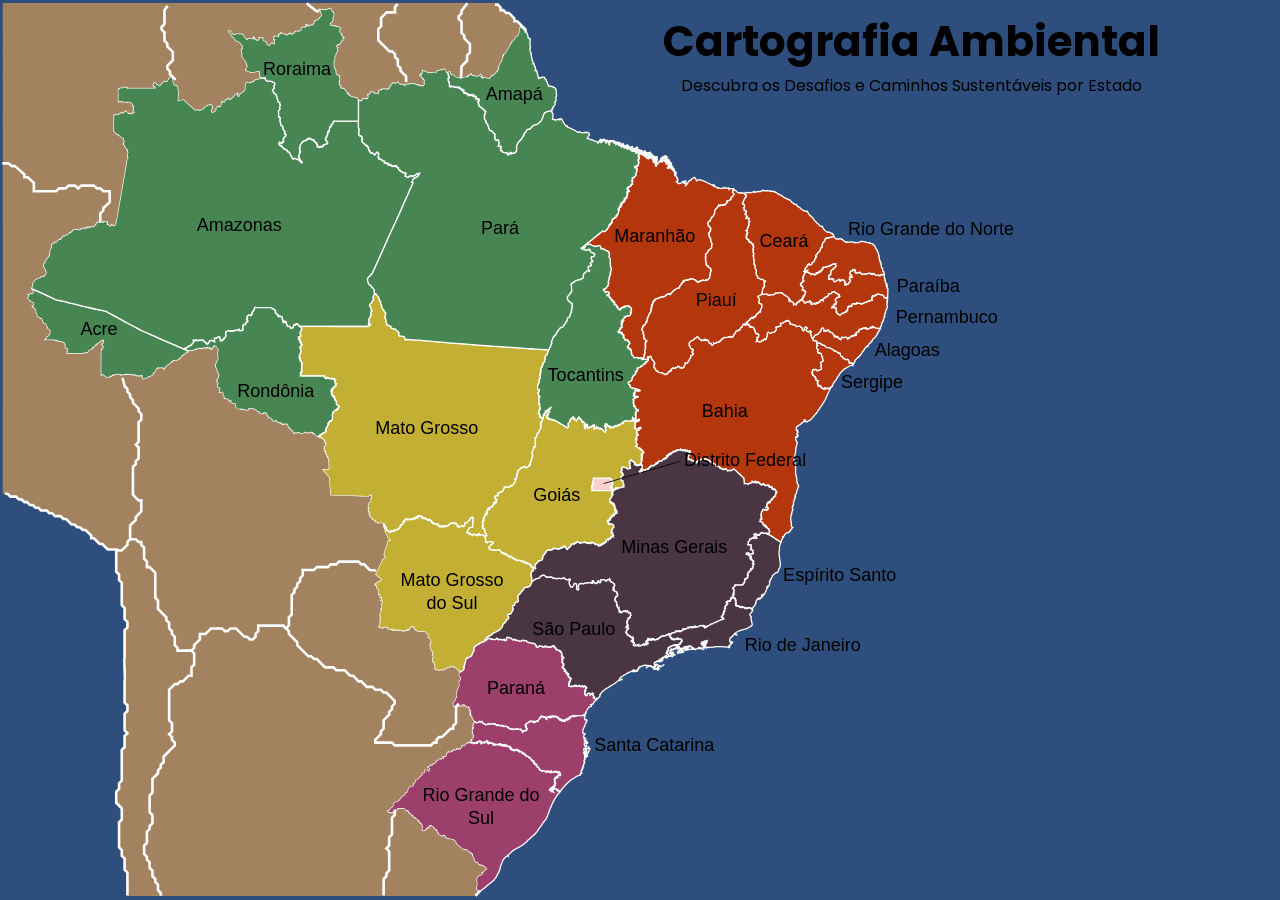
<file: APS - 3°  Semestre/index.html>
<!DOCTYPE html>
<html lang="pt-br">
<head>
  <meta charset="UTF-8">
  <meta name="viewport" content="width=device-width, initial-scale=1.0">

  <link rel="stylesheet" href="styles.css">
  <link href="https://fonts.googleapis.com/css2?family=Poppins:wght@400;600&display=swap" rel="stylesheet">

  <title>APS 3° Semestre</title>
</head>

<body>
   <div class="mapdiv">
      <object id="mapa-brasil" data="Brasil.svg" type="image/svg+xml"></object>
   </div>

   <div class="map-text">
      <h2>Cartografia Ambiental</h2>
      <p>Descubra os Desafios e Caminhos Sustentáveis por Estado</p>
   </div>

 
   <aside class="hidden">
    <div id="iniciarQuiz" class="hidden">
      <button id="btn-quiz">Ir para o quiz</button>
      <!-- <button id="btn-info">Informações</button> -->
    </div>

    <div id="quiz" class="hidden">
      <form action="">
        <ol id="perguntas">
        </ol>
        <button disabled id="proxBtn">Próxima</button>
        <button disabled id="finalizar-quiz" class="hidden">Finalizar Quiz</button>
      </form>
    </div>

    <div id="pontuacao" class="hidden">
        <p>Sua pontuação foi <span></span></p>
    </div>
  </aside>

<script src="script.js"></script>
</body>
</html>
</file>
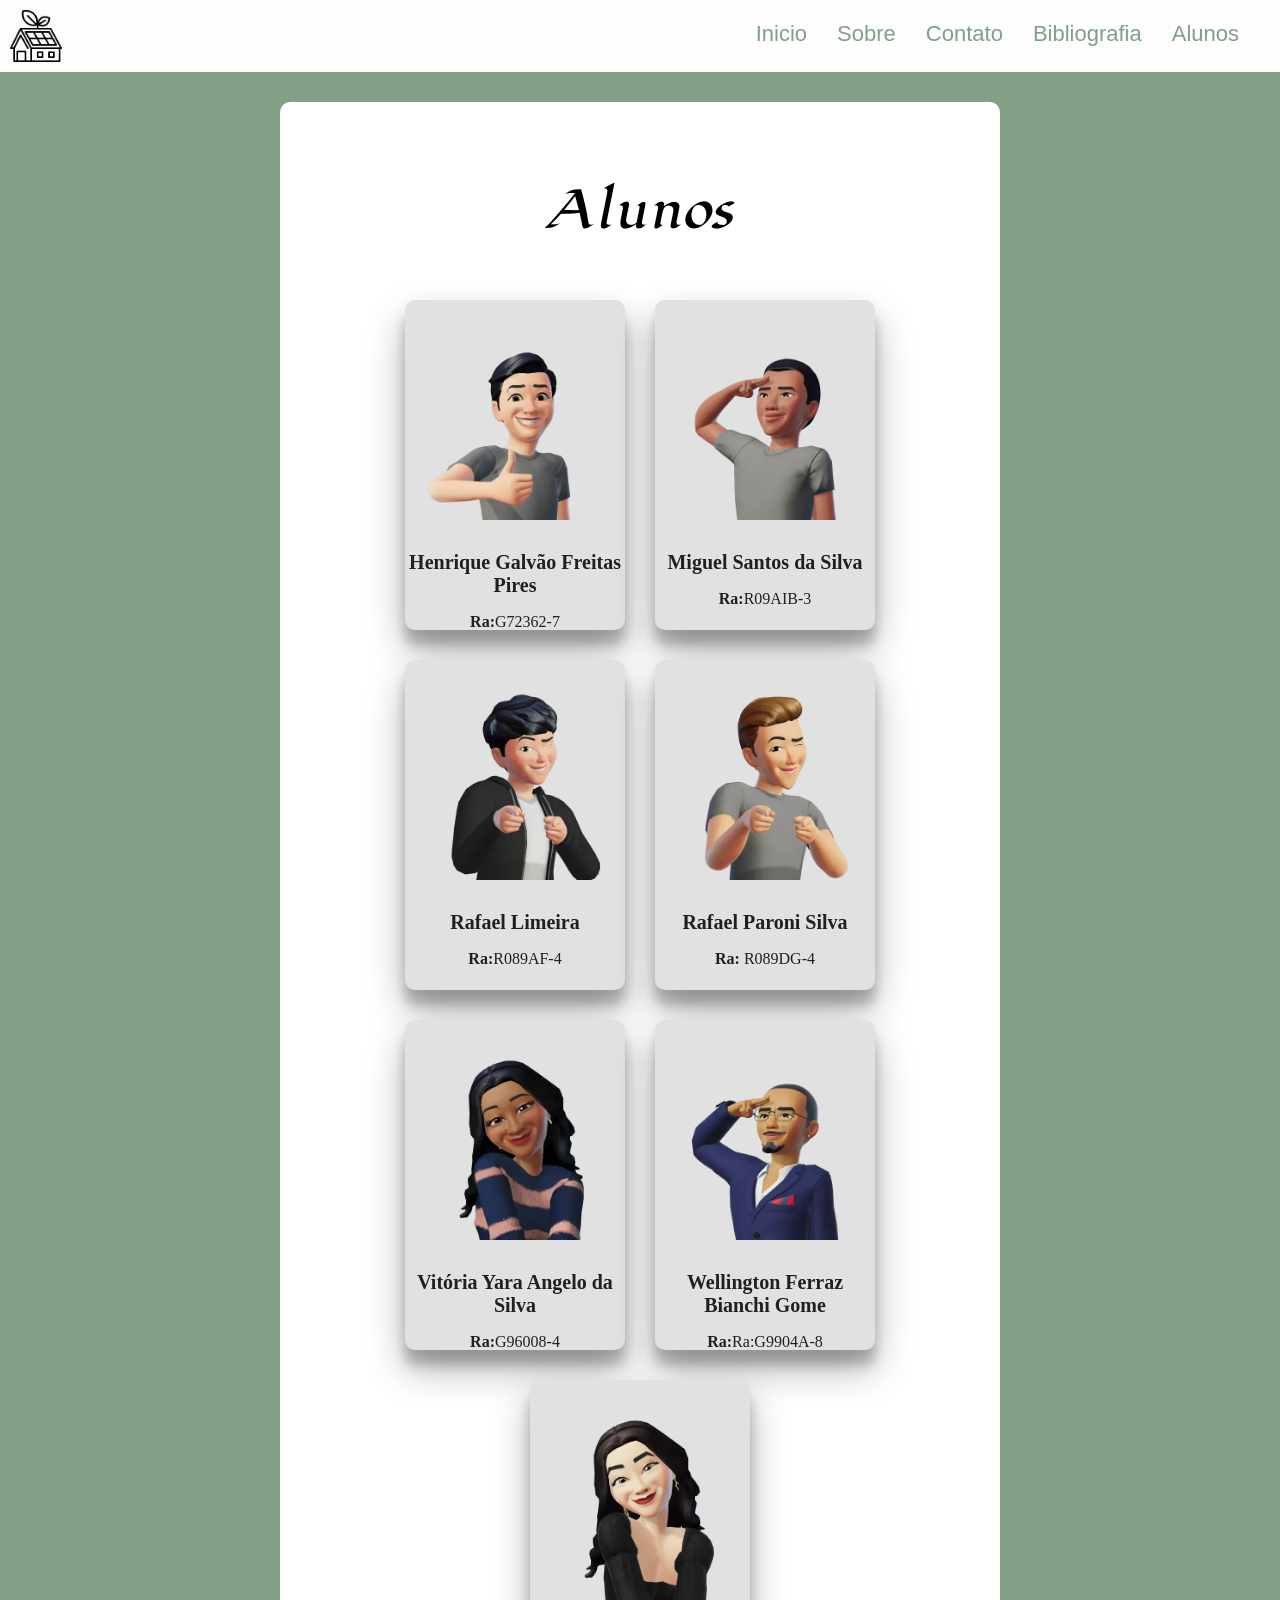
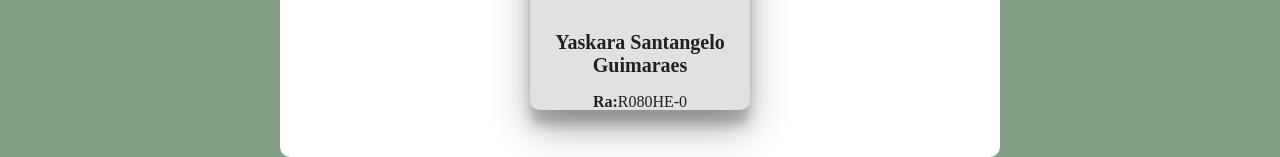
<file: APS - 1°  Semestre/pages/alunos.html>
<!DOCTYPE html>
<html lang="pt-BR">
  <head>
    <meta charset="UTF-8" />
    <meta name="viewport" content="width=device-width, initial-scale=1.0" />
    <link rel="stylesheet" href=".././css/style.css" />
    <script src=".././js/script.js"></script>
    <link rel="shortcut icon" type="imagex/png" href="../imagens/ico.ico" />
    <link rel="preconnect" href="https://fonts.googleapis.com" />
    <link rel="preconnect" href="https://fonts.gstatic.com" crossorigin />
    <link
      href="https://fonts.googleapis.com/css2?family=Lugrasimo&display=swap"
      rel="stylesheet"
    />
    <title>Alunos- Energia solar</title>
  </head>
  <body>
    <header>
      <img class="logo" src="./../imagens/eco-house.png" alt="" />
      <nav>
        <div>
          <hr id="line" style="left: 100%; opacity: 0" />
          <button
            id="BtnInicio"
            name="btn"
            onclick="href('../index.html', 'index')"
          >
            Inicio
          </button>
          <button id="BtnSobre" name="btn">
            Sobre
            <div id="ExtraSobre">
              <a href="./sobres/tipos.html">Tipos</a>
              <a href="./sobres/funcionamento.html">Como funciona</a>
              <a href="./sobres/beneficios.html">Beneficios</a>
            </div>
          </button>
          <button
            id="BtnContato"
            name="btn"
            onclick="href('contato.html' , 'contato')"
          >
            Contato
          </button>
          <button
            id="BtnBibliografia"
            name="btn"
            onclick="href('bibliografia.html' , 'bibliografia')"
          >
            Bibliografia
          </button>
          <button
            id="BtnAlunos"
            name="btn"
            onclick="href('alunos.html', 'alunos')"
          >
            Alunos
          </button>
        </div>
      </nav>
    </header>

    <main class="alunos">
      <article>
        <h1>
        Alunos
        </h1>
        <div class="aluno">
          <div class="card">
            <img src="../imagens/Henrique.png" alt="aluno1" />
            <h2>Henrique Galvão Freitas Pires</h2>
            <span><b>Ra:</b>G72362-7</span>
          </div>
  
          <div class="card ">
            <img src="../imagens/Miguel.png" alt="aluno2" />
            <h2>Miguel Santos da Silva</h2>
            <span><b>Ra:</b>R09AIB-3</span>
          </div>
  
          <div class="card ">
            <img src="../imagens/Rafael_1.png" alt="aluno3" />
            <h2>Rafael Limeira</h2>
            <span><b>Ra:</b>R089AF-4</span>
          </div>
  
          <div class="card ">
            <img src="../imagens/Rafael01_1.png" alt="aluno4" />
            <h2>Rafael Paroni Silva</h2>
            <span><b>Ra:</b> R089DG-4</span>
          </div>
  
          <div class="card ">
            <img src="../imagens/Vitoria.png" alt="aluno5" />
            <h2>Vitória Yara Angelo da Silva</h2>
            <span><b>Ra:</b>G96008-4</span>
          </div>
    
          <div class="card ">
            <img src="../imagens/Wellington.png" alt="aluno7" />
            <h2>Wellington Ferraz Bianchi Gome</h2>
            <span><b>Ra:</b>Ra:G9904A-8</span>
          </div>
    
          <div class="card ">
            <img src="../imagens/Yaskara.png" alt="aluno8" />
            <h2>Yaskara Santangelo Guimaraes</h2>
            <span><b>Ra:</b>R080HE-0</span>
          </div>
      </article>
    </main>
      </div>
  </body>
</html>
</file>
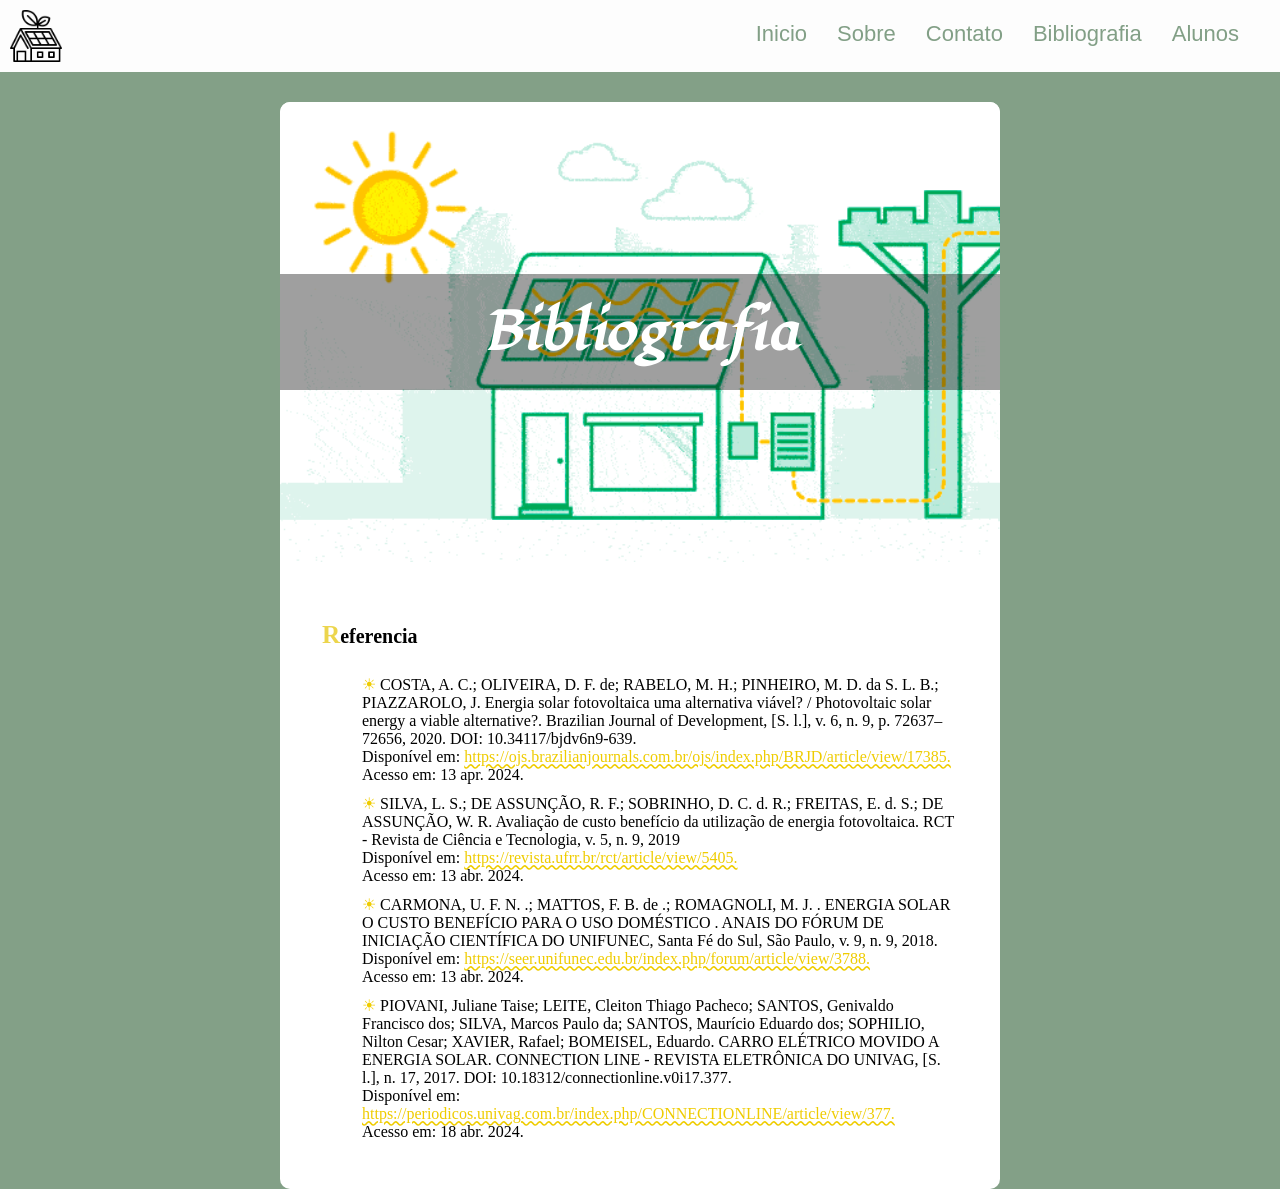
<file: APS - 1°  Semestre/pages/bibliografia.html>
<!DOCTYPE html>
<html lang="pt-BR">
  <head>
    <meta charset="UTF-8" />
    <meta name="viewport" content="width=device-width, initial-scale=1.0" />
    <link rel="stylesheet" href=".././css/style.css" />

    <link rel="preconnect" href="https://fonts.googleapis.com" />
    <link rel="preconnect" href="https://fonts.gstatic.com" crossorigin />
    <link
      href="https://fonts.googleapis.com/css2?family=Lugrasimo&display=swap"
      rel="stylesheet"
    />
    <link rel="shortcut icon" type="imagex/png" href="../imagens/ico.ico" />
    <script src=".././js/script.js"></script>
    <title>Bibliografia- Energia solar</title>
  </head>
  <body>
    <header>
      <img class="logo" src="./../imagens/eco-house.png" alt="" />
      <nav>
        <div>
          <hr id="line" style="left: 100%; opacity: 0" />
          <button
            id="BtnInicio"
            name="btn"
            onclick="href('../index.html', 'index')"
          >
            Inicio
          </button>
          <button id="BtnSobre" name="btn">
            Sobre
            <div id="ExtraSobre">
              <a href="./sobres/tipos.html">Tipos</a>
              <a href="./sobres/funcionamento.html">Como funciona</a>
              <a href="./sobres/beneficios.html">Beneficios</a>
            </div>
          </button>
          <button
            id="BtnContato"
            name="btn"
            onclick="href('contato.html' , 'contato')"
          >
            Contato
          </button>
          <button
            id="BtnBibliografia"
            name="btn"
            onclick="href('bibliografia.html' , 'bibliografia')"
          >
            Bibliografia
          </button>
          <button
            id="BtnAlunos"
            name="btn"
            onclick="href('alunos.html', 'alunos')"
          >
            Alunos
          </button>
        </div>
      </nav>
    </header>
    <main class="bibliografia">
      <div class="imagem-principal">
        <div>
          <h1>Bibliografia</h1>
        </div>
      </div>
      <article>
        <h2 class="pages-texto">Referencia</h2>
        <ul class="pages-list">
          <li>
            COSTA, A. C.; OLIVEIRA, D. F. de; RABELO, M. H.; PINHEIRO, M. D. da
            S. L. B.; PIAZZAROLO, J. Energia solar fotovoltaica uma alternativa
            viável? / Photovoltaic solar energy a viable alternative?. Brazilian
            Journal of Development, [S. l.], v. 6, n. 9, p. 72637–72656, 2020.
            DOI: 10.34117/bjdv6n9-639. <br />
            Disponível em:
            <a
              href="https://ojs.brazilianjournals.com.br/ojs/index.php/BRJD/article/view/17385"
            >
              https://ojs.brazilianjournals.com.br/ojs/index.php/BRJD/article/view/17385.
              <br />
            </a>
            Acesso em: 13 apr. 2024.
          </li>
          <li>
            SILVA, L. S.; DE ASSUNÇÃO, R. F.; SOBRINHO, D. C. d. R.; FREITAS, E.
            d. S.; DE ASSUNÇÃO, W. R. Avaliação de custo benefício da utilização
            de energia fotovoltaica. RCT - Revista de Ciência e Tecnologia, v.
            5, n. 9, 2019 <br />
            Disponível em:
            <a href="https://revista.ufrr.br/rct/article/view/5405">
              https://revista.ufrr.br/rct/article/view/5405. <br />
            </a>
            Acesso em: 13 abr. 2024.
          </li>
          <li>
            CARMONA, U. F. N. .; MATTOS, F. B. de .; ROMAGNOLI, M. J. . ENERGIA
            SOLAR O CUSTO BENEFÍCIO PARA O USO DOMÉSTICO . ANAIS DO FÓRUM DE
            INICIAÇÃO CIENTÍFICA DO UNIFUNEC, Santa Fé do Sul, São Paulo, v. 9,
            n. 9, 2018. <br />
            Disponível em:
            <a
              href="https://seer.unifunec.edu.br/index.php/forum/article/view/3788"
            >
              https://seer.unifunec.edu.br/index.php/forum/article/view/3788.
              <br />
            </a>
            Acesso em: 13 abr. 2024.
          </li>
          <li>
            PIOVANI, Juliane Taise; LEITE, Cleiton Thiago Pacheco; SANTOS,
            Genivaldo Francisco dos; SILVA, Marcos Paulo da; SANTOS, Maurício
            Eduardo dos; SOPHILIO, Nilton Cesar; XAVIER, Rafael; BOMEISEL,
            Eduardo. CARRO ELÉTRICO MOVIDO A ENERGIA SOLAR. CONNECTION LINE -
            REVISTA ELETRÔNICA DO UNIVAG, [S. l.], n. 17, 2017. DOI:
            10.18312/connectionline.v0i17.377. <br />
            Disponível em:
            <a
              href="https://periodicos.univag.com.br/index.php/CONNECTIONLINE/article/view/377"
            >
              https://periodicos.univag.com.br/index.php/CONNECTIONLINE/article/view/377.
              <br />
            </a>
            Acesso em: 18 abr. 2024.
          </li>
        </ul>
      </article>
    </main>
  </body>
</html>
</file>
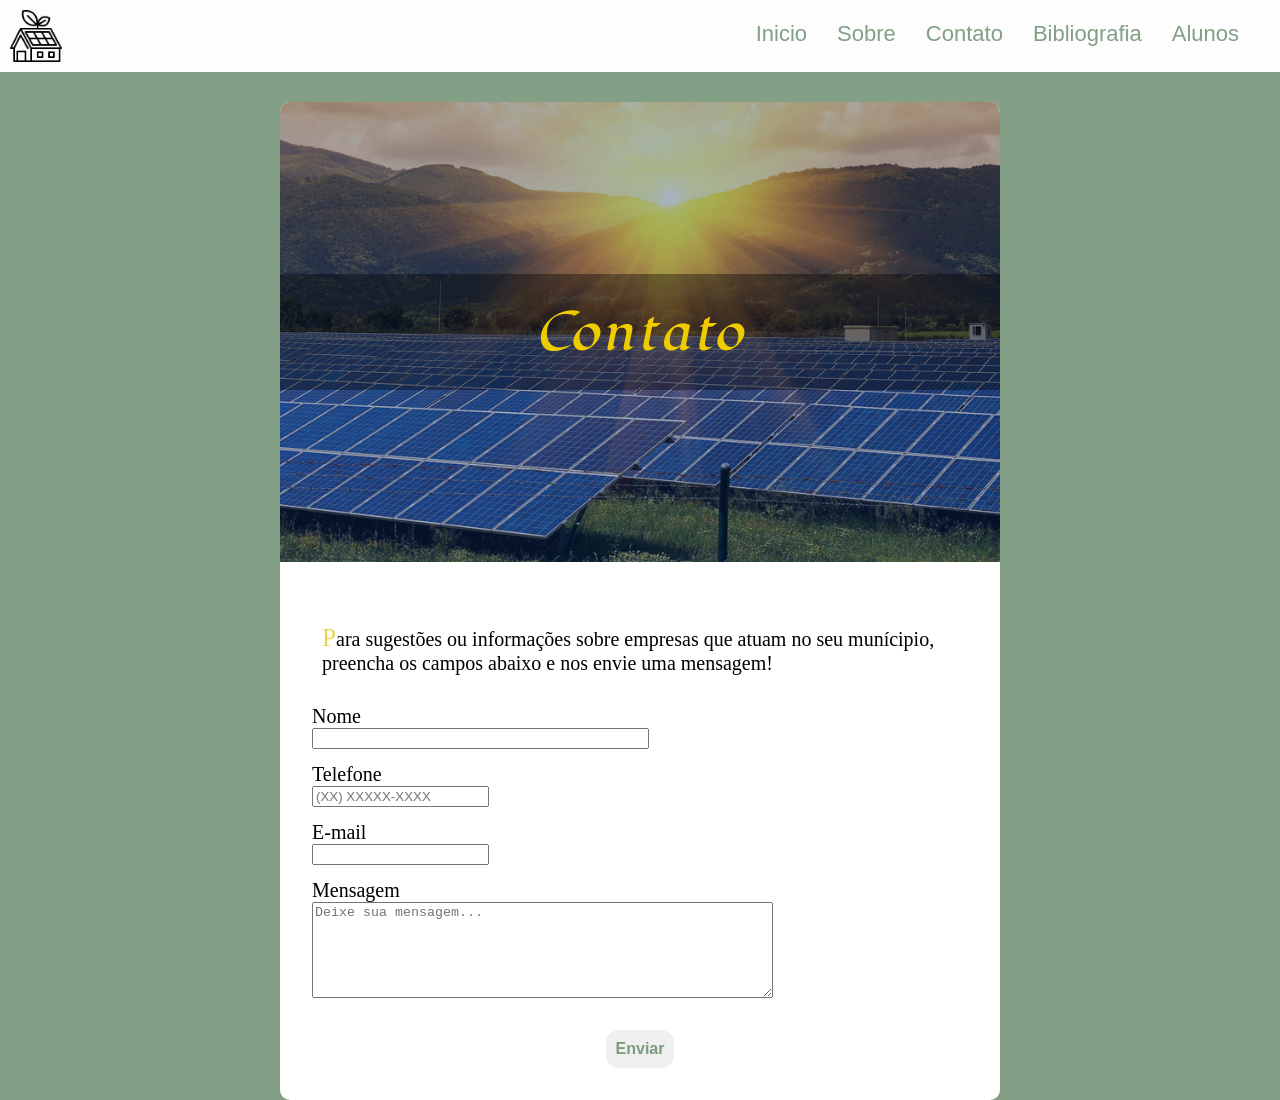
<file: APS - 1°  Semestre/pages/contato.html>
<!DOCTYPE html>
<html lang="pt-BR">
  <head>
    <meta charset="UTF-8" />
    <meta name="viewport" content="width=device-width, initial-scale=1.0" />
    <link rel="stylesheet" href=".././css/style.css" />
    <script src=".././js/script.js"></script>
    <link rel="shortcut icon" type="imagex/png" href="../imagens/ico.ico" />
    <link rel="preconnect" href="https://fonts.googleapis.com" />
    <link rel="preconnect" href="https://fonts.gstatic.com" crossorigin />
    <link
      href="https://fonts.googleapis.com/css2?family=Lugrasimo&display=swap"
      rel="stylesheet"
    />
    <title>Contato - Energia solar</title>
  </head>
  <body>
    <header>
      <img class="logo" src="./../imagens/eco-house.png" alt="" />
      <nav>
        <div>
          <hr id="line" style="left: 100%; opacity: 0" />
          <button
            id="BtnInicio"
            name="btn"
            onclick="href('../index.html', 'index')"
          >
            Inicio
          </button>
          <button id="BtnSobre" name="btn">
            Sobre
            <div id="ExtraSobre">
              <a href="./sobres/tipos.html">Tipos</a>
              <a href="./sobres/funcionamento.html">Como funciona</a>
              <a href="./sobres/beneficios.html">Beneficios</a>
            </div>
          </button>
          <button
            id="BtnContato"
            name="btn"
            onclick="href('contato.html' , 'contato')"
          >
            Contato
          </button>
          <button
            id="BtnBibliografia"
            name="btn"
            onclick="href('bibliografia.html' , 'bibliografia')"
          >
            Bibliografia
          </button>
          <button
            id="BtnAlunos"
            name="btn"
            onclick="href('alunos.html', 'alunos')"
          >
            Alunos
          </button>
        </div>
      </nav>
    </header>
    <main class="contato">
      <div class="imagem-principal">
        <div>
          <h1>Contato</h1>
        </div>
      </div>
      <article>
        <p class="pages-texto">
          Para sugestões ou informações sobre empresas que atuam no seu
          munícipio, preencha os campos abaixo e nos envie uma mensagem!
        </p>
        <form>
          <div>
            <label for="nome">Nome</label>
            <input
              id="nome"
              type="text"
              name="txtnome"
              size="40"
              maxlength="50"
            />
          </div>
          <div>
            <label for="telefone">Telefone</label>
            <input id="telefone" type="tel" placeholder="(XX) XXXXX-XXXX" />
          </div>
          <div>
            <label for="email">E-mail</label>
            <input id="email" type="email" required />
          </div>
          <div>
            <label for="mensagem">Mensagem</label>
            <textarea
              id="mensagem"
              name="mensagem"
              placeholder="Deixe sua mensagem..."
              rows="6"
              cols="55"
            ></textarea>
          </div>
          <br />
          <button type="submit">Enviar</button>
        </form>
      </article>
    </main>
  </body>
</html>
</file>
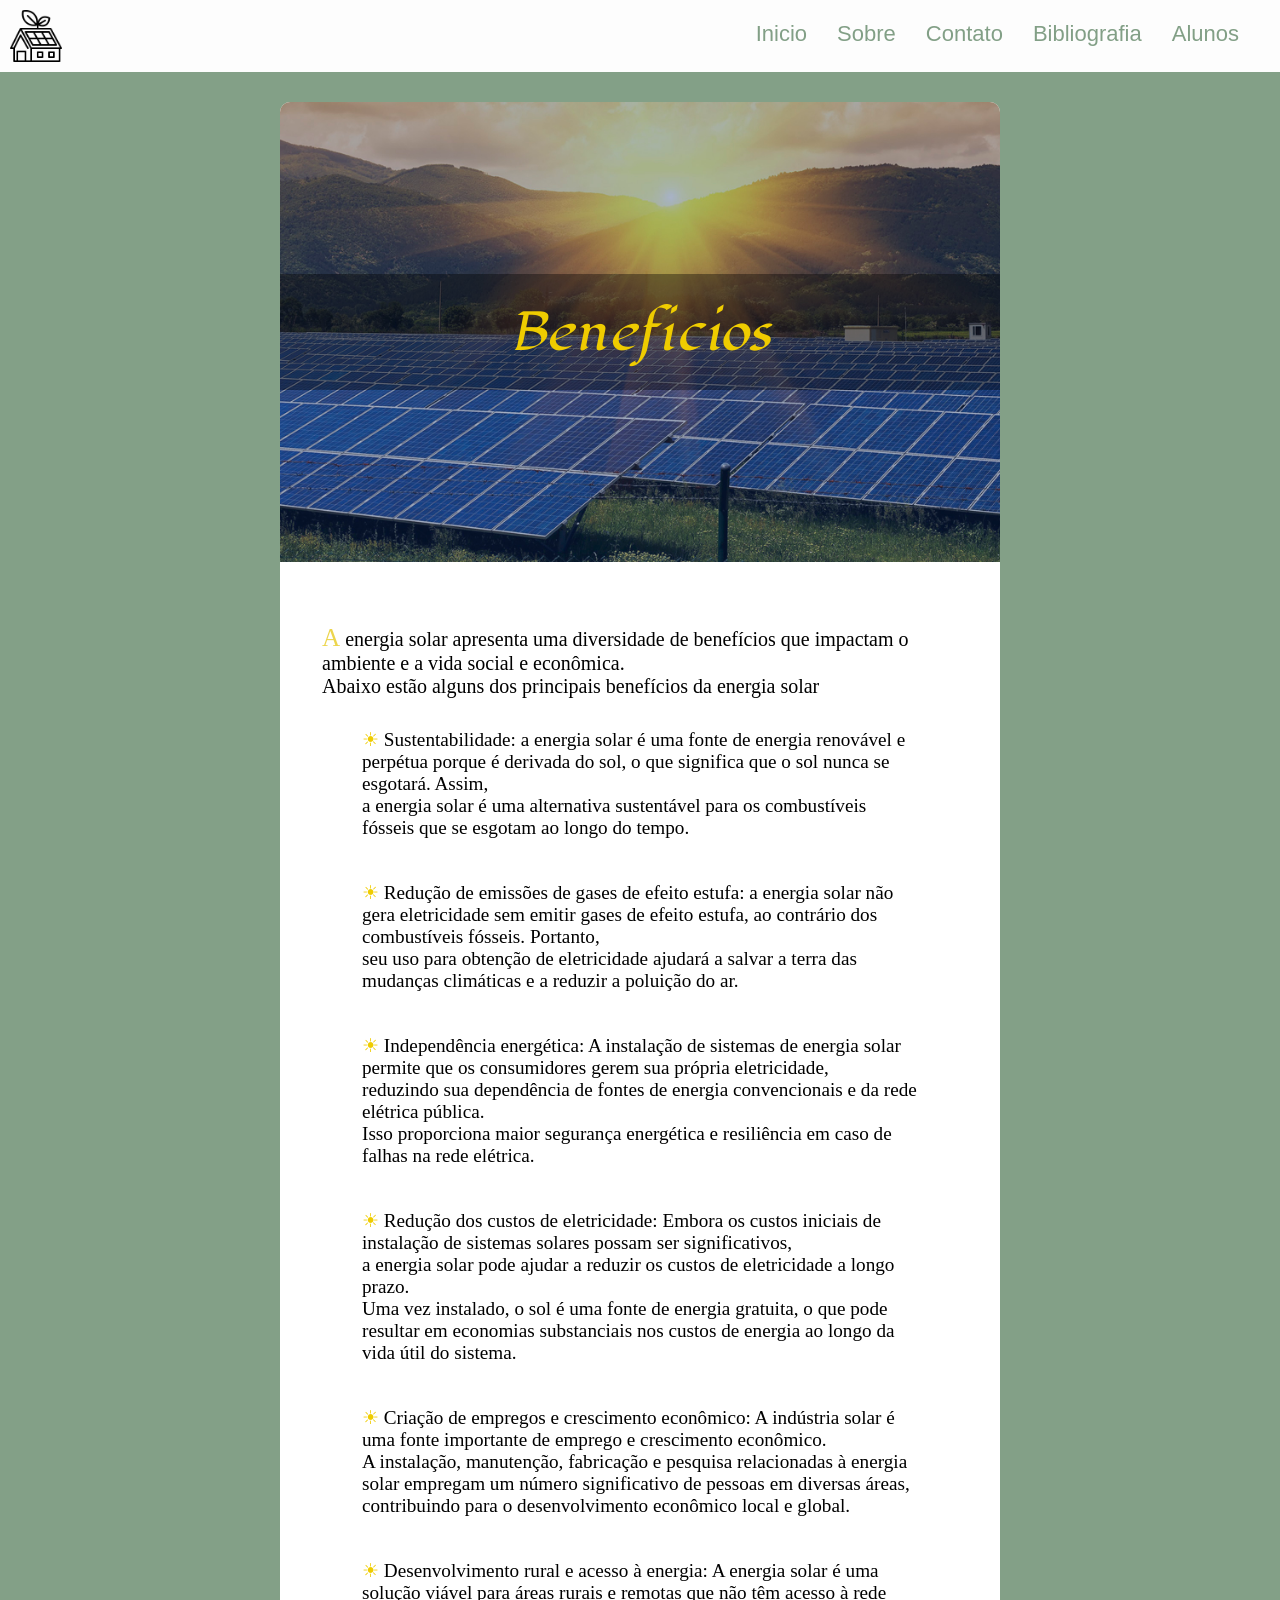
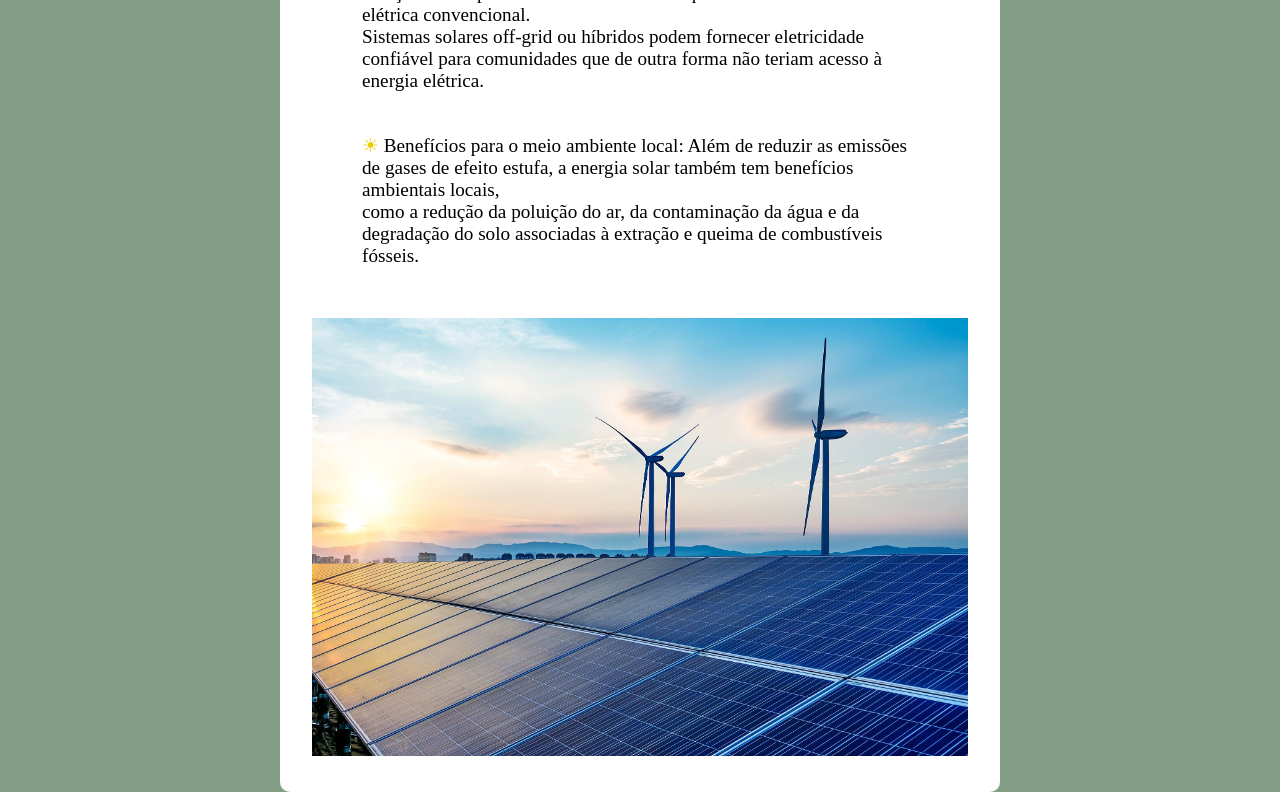
<file: APS - 1°  Semestre/pages/sobres/beneficios.html>
<!DOCTYPE html>
<html lang="pt-BR">
  <head>
    <meta charset="UTF-8" />
    <meta name="viewport" content="width=device-width, initial-scale=1.0" />
    <link rel="stylesheet" href="../../css/style.css" />
    <script src="../../js/script.js"></script>
    <link rel="shortcut icon" type="imagex/png" href="../../imagens/ico.ico" />

    <link rel="preconnect" href="https://fonts.googleapis.com" />
    <link rel="preconnect" href="https://fonts.gstatic.com" crossorigin />
    <link
      href="https://fonts.googleapis.com/css2?family=Lugrasimo&display=swap"
      rel="stylesheet"
    />
    <title>Beneficios- Energia solar</title>
  </head>
  <body>
    <header>
      <img class="logo" src="./../../imagens/eco-house.png" alt="" />
      <nav>
        <div>
          <hr id="line" style="left: 100%; opacity: 0" />
          <button
            id="BtnInicio"
            name="btn"
            onclick="href('../../index.html', 'home')"
          >
            Inicio
          </button>
          <button id="BtnSobre" name="btn">
            Sobre
            <div id="ExtraSobre">
              <a href="./tipos.html">Tipos</a>
              <a href="./funcionamento.html">Como funciona</a>
              <a href="./beneficios.html">Beneficios</a>
            </div>
          </button>
          <button
            id="BtnContato"
            name="btn"
            onclick="href('../contato.html' , 'contato')"
          >
            Contato
          </button>
          <button
            id="BtnBibliografia"
            name="btn"
            onclick="href('../bibliografia.html' , 'bibliografia')"
          >
            Bibliografia
          </button>
          <button
            id="BtnAlunos"
            name="btn"
            onclick="href('../alunos.html', 'alunos')"
          >
            Alunos
          </button>
        </div>
      </nav>
    </header>
    <main class="beneficios">
      <div class="imagem-principal">
        <div>
          <h1>Beneficios</h1>
        </div>
      </div>
      <article>
        <section>
          <p class="pages-texto">
            A energia solar apresenta uma diversidade de benefícios que impactam
            o ambiente e a vida social e econômica. <br />
            Abaixo estão alguns dos principais benefícios da energia solar
          </p>
          <ul class="pages-list" style="font-size: larger">
            <li>
              Sustentabilidade: a energia solar é uma fonte de energia renovável
              e perpétua porque é derivada do sol, o que significa que o sol
              nunca se esgotará. Assim, <br />
              a energia solar é uma alternativa sustentável para os combustíveis
              fósseis que se esgotam ao longo do tempo.
            </li>
            <br />
            <li>
              Redução de emissões de gases de efeito estufa: a energia solar não
              gera eletricidade sem emitir gases de efeito estufa, ao contrário
              dos combustíveis fósseis. Portanto, <br />
              seu uso para obtenção de eletricidade ajudará a salvar a terra das
              mudanças climáticas e a reduzir a poluição do ar.
            </li>
            <br />
            <li>
              Independência energética: A instalação de sistemas de energia
              solar permite que os consumidores gerem sua própria
              eletricidade,<br />
              reduzindo sua dependência de fontes de energia convencionais e da
              rede elétrica pública. <br />
              Isso proporciona maior segurança energética e resiliência em caso
              de falhas na rede elétrica.
            </li>
            <br />
            <li>
              Redução dos custos de eletricidade: Embora os custos iniciais de
              instalação de sistemas solares possam ser significativos,<br />
              a energia solar pode ajudar a reduzir os custos de eletricidade a
              longo prazo.<br />
              Uma vez instalado, o sol é uma fonte de energia gratuita, o que
              pode resultar em economias substanciais nos custos de energia ao
              longo da vida útil do sistema.
            </li>
            <br />
            <li>
              Criação de empregos e crescimento econômico: A indústria solar é
              uma fonte importante de emprego e crescimento econômico.<br />
              A instalação, manutenção, fabricação e pesquisa relacionadas à
              energia solar empregam um número significativo de pessoas em
              diversas áreas,<br />
              contribuindo para o desenvolvimento econômico local e global.
            </li>
            <br />
            <li>
              Desenvolvimento rural e acesso à energia: A energia solar é uma
              solução viável para áreas rurais e remotas que não têm acesso à
              rede elétrica convencional.<br />
              Sistemas solares off-grid ou híbridos podem fornecer eletricidade
              confiável para comunidades que de outra forma não teriam acesso à
              energia elétrica.
            </li>
            <br />
            <li>
              Benefícios para o meio ambiente local: Além de reduzir as emissões
              de gases de efeito estufa, a energia solar também tem benefícios
              ambientais locais,<br />
              como a redução da poluição do ar, da contaminação da água e da
              degradação do solo associadas à extração e queima de combustíveis
              fósseis.
            </li>
            <br />
          </ul>
        </section>
        <img class="pages-img" src="../../imagens/fazendaSolar.jpeg" />
      </article>
    </main>
  </body>
</html>
</file>
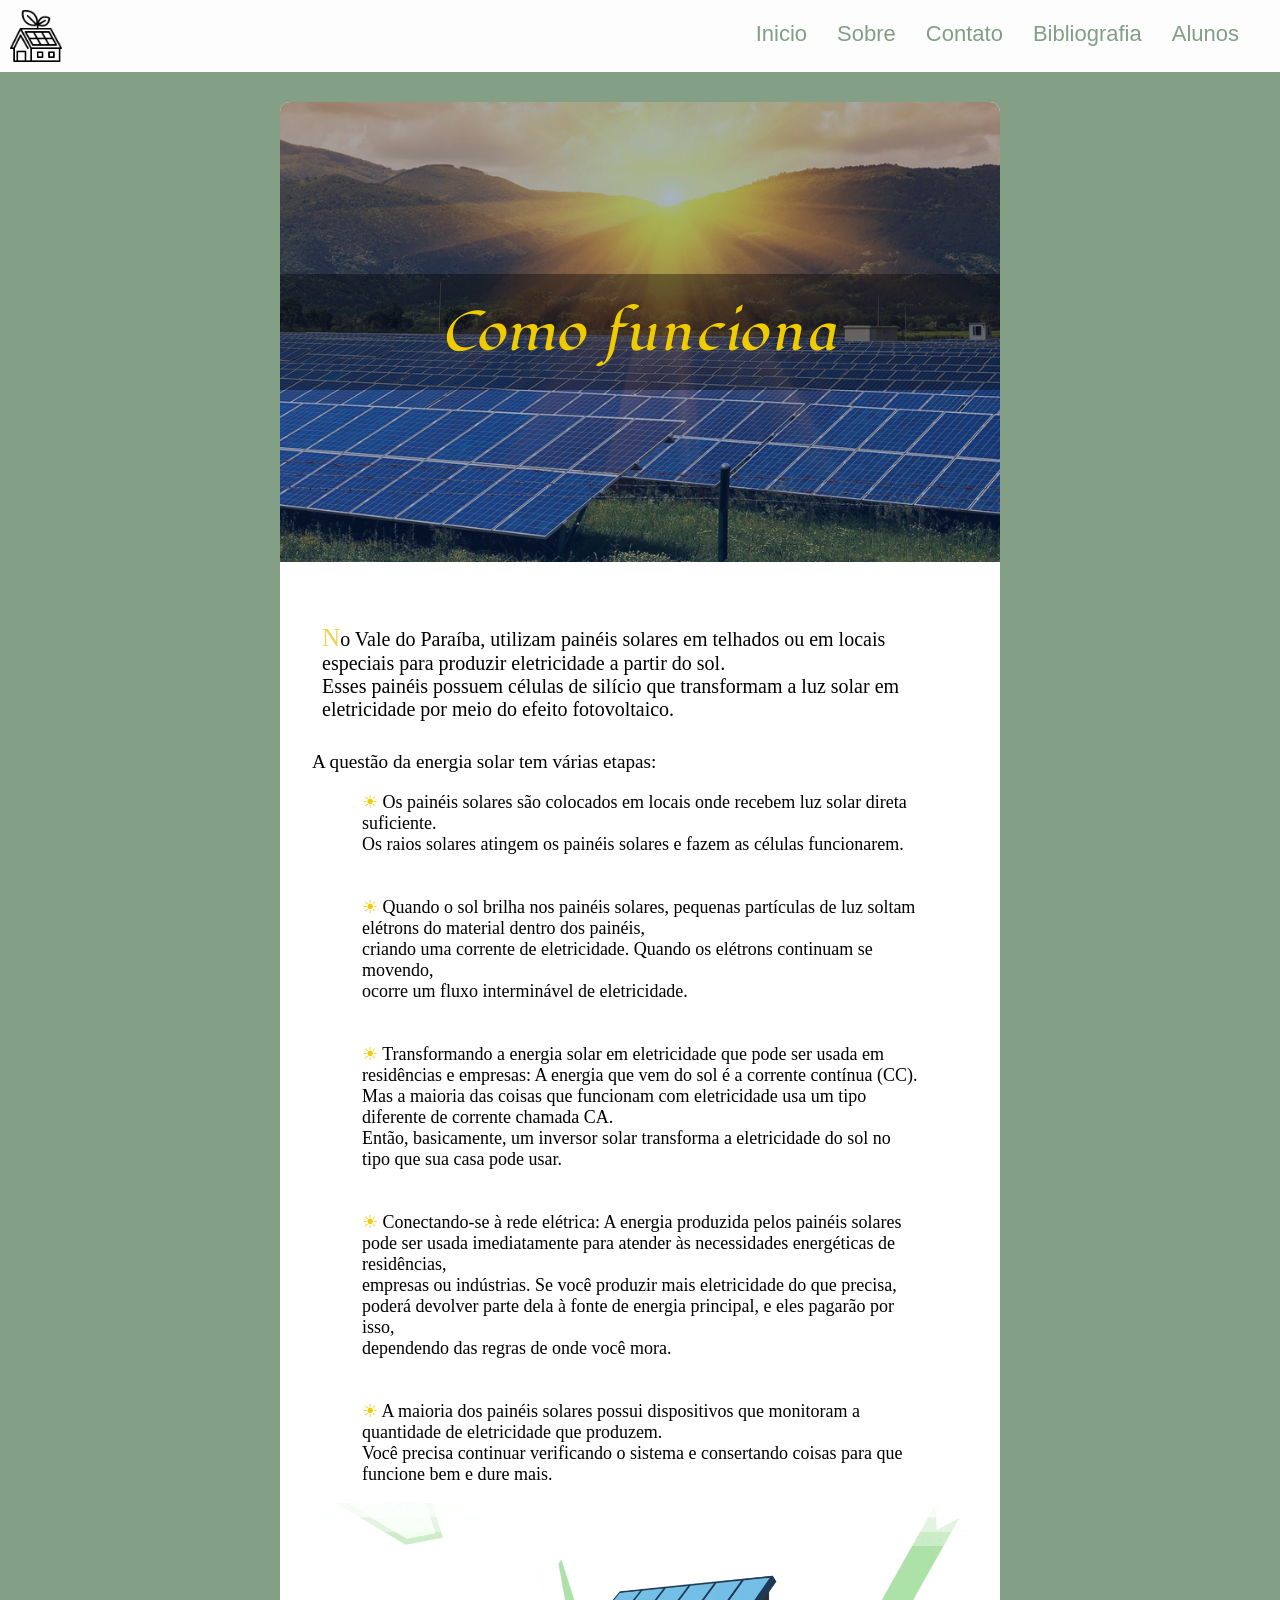
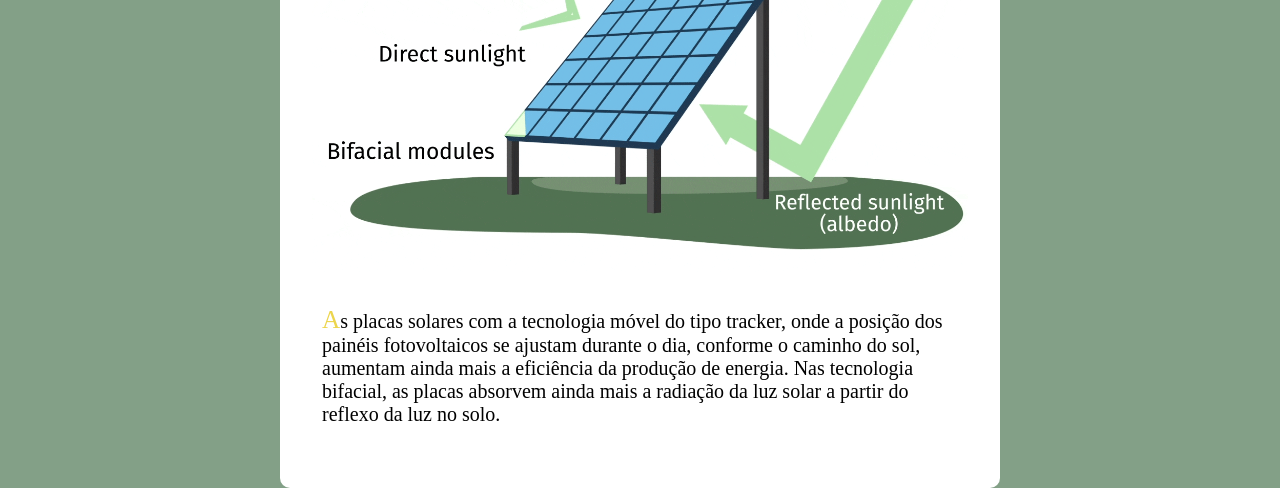
<file: APS - 1°  Semestre/pages/sobres/funcionamento.html>
<!DOCTYPE html>
<html lang="pt-BR">
  <head>
    <meta charset="UTF-8" />
    <meta name="viewport" content="width=device-width, initial-scale=1.0" />
    <link rel="stylesheet" href="../../css/style.css" />
    <script src="../../js/script.js"></script>
    <link rel="shortcut icon" type="imagex/png" href="../../imagens/ico.ico" />

    <link rel="preconnect" href="https://fonts.googleapis.com" />
    <link rel="preconnect" href="https://fonts.gstatic.com" crossorigin />
    <link
      href="https://fonts.googleapis.com/css2?family=Lugrasimo&display=swap"
      rel="stylesheet"
    />
    <title>Funcionamentos- Energia solar</title>
  </head>
  <body>
    <header>
      <img class="logo" src="./../../imagens/eco-house.png" alt="" />
      <nav>
        <div>
          <hr id="line" style="left: 100%; opacity: 0" />
          <button
            id="BtnInicio"
            name="btn"
            onclick="href('../../index.html', 'index')"
          >
            Inicio
          </button>
          <button id="BtnSobre" name="btn">
            Sobre
            <div id="ExtraSobre">
              <a href="./tipos.html">Tipos</a>
              <a href="./funcionamento.html">Como funciona</a>
              <a href="./beneficios.html">Beneficios</a>
            </div>
          </button>
          <button
            id="BtnContato"
            name="btn"
            onclick="href('../contato.html' , 'contato')"
          >
            Contato
          </button>
          <button
            id="BtnBibliografia"
            name="btn"
            onclick="href('../bibliografia.html' , 'bibliografia')"
          >
            Bibliografia
          </button>
          <button
            id="BtnAlunos"
            name="btn"
            onclick="href('../alunos.html', 'alunos')"
          >
            Alunos
          </button>
        </div>
      </nav>
    </header>
    <main class="funcionamento">
      <div class="imagem-principal">
        <div>
          <h1>Como funciona</h1>
        </div>
      </div>
      <article>
        <section>
          <p class="pages-texto">
            No Vale do Paraíba, utilizam painéis solares em telhados ou em
            locais especiais para produzir eletricidade a partir do sol. <br />
            Esses painéis possuem células de silício que transformam a luz solar
            em eletricidade por meio do efeito fotovoltaico.
          </p>
          <span style="text-align: center; width: 100%; font-size: larger">
            A questão da energia solar tem várias etapas:</span
          >
          <ul class="pages-list" style="font-size: large">
            <li>
              Os painéis solares são colocados em locais onde recebem luz solar
              direta suficiente. <br />
              Os raios solares atingem os painéis solares e fazem as células
              funcionarem.
            </li>
            <br />
            <li>
              Quando o sol brilha nos painéis solares, pequenas partículas de
              luz soltam elétrons do material dentro dos painéis, <br />
              criando uma corrente de eletricidade. Quando os elétrons continuam
              se movendo, <br />
              ocorre um fluxo interminável de eletricidade.
            </li>
            <br />
            <li>
              Transformando a energia solar em eletricidade que pode ser usada
              em residências e empresas: A energia que vem do sol é a corrente
              contínua (CC). <br />
              Mas a maioria das coisas que funcionam com eletricidade usa um
              tipo diferente de corrente chamada CA. <br />
              Então, basicamente, um inversor solar transforma a eletricidade do
              sol no tipo que sua casa pode usar.
            </li>
            <br />
            <li>
              Conectando-se à rede elétrica: A energia produzida pelos painéis
              solares pode ser usada imediatamente para atender às necessidades
              energéticas de residências, <br />
              empresas ou indústrias. Se você produzir mais eletricidade do que
              precisa, poderá devolver parte dela à fonte de energia principal,
              e eles pagarão por isso, <br />
              dependendo das regras de onde você mora.
            </li>
            <br />
            <li>
              A maioria dos painéis solares possui dispositivos que monitoram a
              quantidade de eletricidade que produzem. <br />
              Você precisa continuar verificando o sistema e consertando coisas
              para que funcione bem e dure mais.
            </li>
          </ul>
          <img class="pages-img" src="../../imagens/bifacial-solar-panel.gif" />
          <p class="pages-texto">
            As placas solares com a tecnologia móvel do tipo tracker, onde a
            posição dos painéis fotovoltaicos se ajustam durante o dia, conforme
            o caminho do sol, aumentam ainda mais a eficiência da produção de
            energia. Nas tecnologia bifacial, as placas absorvem ainda mais a
            radiação da luz solar a partir do reflexo da luz no solo.
          </p>
        </section>
      </article>
    </main>
  </body>
</html>
</file>
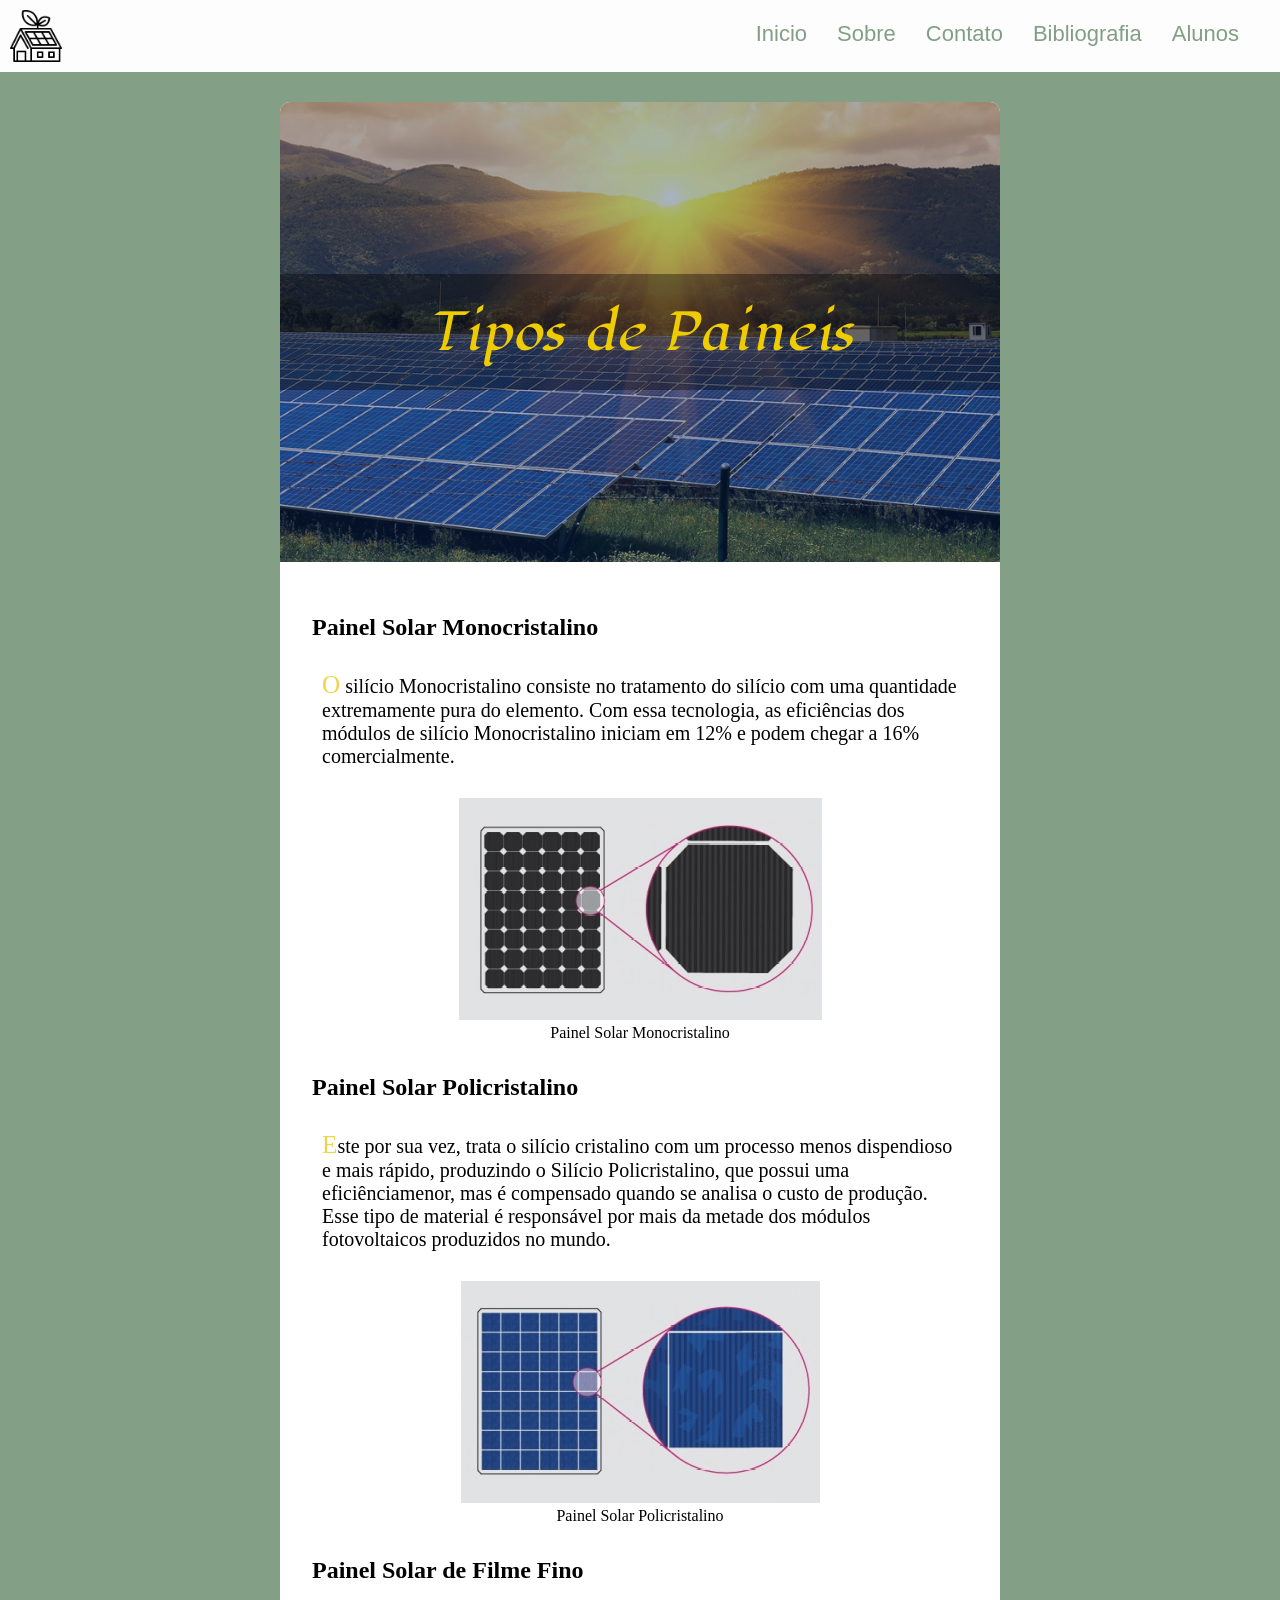
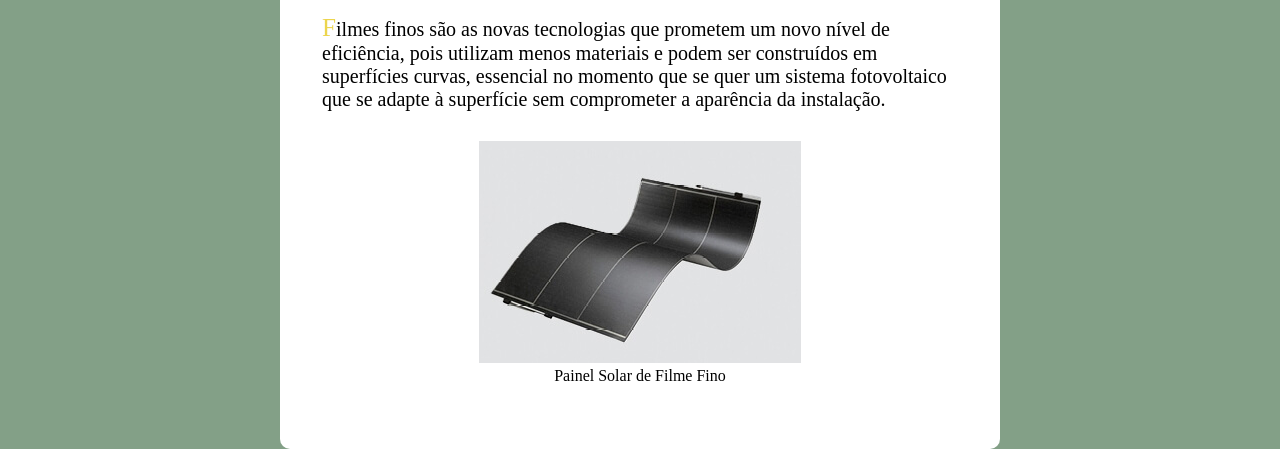
<file: APS - 1°  Semestre/pages/sobres/tipos.html>
<!DOCTYPE html>
<html lang="pt-BR">
  <head>
    <meta charset="UTF-8" />
    <meta name="viewport" content="width=device-width, initial-scale=1.0" />

    <link rel="preconnect" href="https://fonts.googleapis.com" />
    <link rel="preconnect" href="https://fonts.gstatic.com" crossorigin />
    <link
      href="https://fonts.googleapis.com/css2?family=Lugrasimo&display=swap"
      rel="stylesheet"
    />

    <link rel="shortcut icon" type="imagex/png" href="../../imagens/ico.ico" />
    <link rel="stylesheet" href="../../css/style.css" />
    <script src="../../js/script.js"></script>

    <title>Sobre- Energia solar</title>
  </head>
  <body>
    <header>
      <img class="logo" src="./../../imagens/eco-house.png" alt="" />
      <nav>
        <div>
          <hr id="line" style="left: 100%; opacity: 0" />
          <button
            id="BtnInicio"
            name="btn"
            onclick="href('../../index.html', 'index')"
          >
            Inicio
          </button>
          <button id="BtnSobre" name="btn">
            Sobre
            <div id="ExtraSobre">
              <a href="./tipos.html">Tipos</a>
              <a href="./funcionamento.html">Como funciona</a>
              <a href="./beneficios.html">Beneficios</a>
            </div>
          </button>
          <button
            id="BtnContato"
            name="btn"
            onclick="href('../contato.html' , 'contato')"
          >
            Contato
          </button>
          <button
            id="BtnBibliografia"
            name="btn"
            onclick="href('../bibliografia.html' , 'bibliografia')"
          >
            Bibliografia
          </button>
          <button
            id="BtnAlunos"
            name="btn"
            onclick="href('../alunos.html', 'alunos')"
          >
            Alunos
          </button>
        </div>
      </nav>
    </header>
    <main class="tipos">
      <div class="imagem-principal">
        <div>
          <h1>Tipos de Paineis</h1>
        </div>
      </div>
      <article>
        <section>
          <h2>Painel Solar Monocristalino</h2>
          <p class="pages-texto">
            O silício Monocristalino consiste no tratamento do silício com uma
            quantidade extremamente pura do elemento. Com essa tecnologia, as
            eficiências dos módulos de silício Monocristalino iniciam em 12% e
            podem chegar a 16% comercialmente.
          </p>
          <figure>
            <img
              src="../../imagens/painel-monocristalino.png"
              alt="imagem de um painel solar monocristalino"
            />
            <figcaption>Painel Solar Monocristalino</figcaption>
          </figure>
        </section>
        <section>
          <h2>Painel Solar Policristalino</h2>
          <p class="pages-texto">
            Este por sua vez, trata o silício cristalino com um processo menos
            dispendioso e mais rápido, produzindo o Silício Policristalino, que
            possui uma eficiênciamenor, mas é compensado quando se analisa o
            custo de produção. Esse tipo de material é responsável por mais da
            metade dos módulos fotovoltaicos produzidos no mundo.
          </p>
          <figure>
            <img
              src="../../imagens/painel-policristalino.png"
              alt="imagem de um painel solar policristalino"
            />
            <figcaption>Painel Solar Policristalino</figcaption>
          </figure>
        </section>
        <section>
          <h2>Painel Solar de Filme Fino</h2>
          <p class="pages-texto">
            Filmes finos são as novas tecnologias que prometem um novo nível de
            eficiência, pois utilizam menos materiais e podem ser construídos em
            superfícies curvas, essencial no momento que se quer um sistema
            fotovoltaico que se adapte à superfície sem comprometer a aparência
            da instalação.
          </p>
          <figure>
            <img
              src="../../imagens/painel-filme-fino.png"
              alt="imagem de um painel solar de filme fino"
            />
            <figcaption>Painel Solar de Filme Fino</figcaption>
          </figure>
        </section>
      </article>
    </main>
  </body>
</html>
</file>
<file: APS - 3°  Semestre/styles.css>
* {
  margin: 0;
  padding: 0;
  box-sizing: border-box;
}
body {
  font-family: "Poppins", sans-serif;
  /* max-width: 1400px; */
  width: 100vw;
  margin: 0 auto;
  background-color: #2e4f7d;
  display: flex;
  justify-content: space-between;
}


/*Mapa .svg*/
.mapdiv {
  display: flex;
  justify-content: flex-start;
  align-items: flex-start;
}

.mapdiv object {
  height: 100dvh; 
}


/*Fim Mapa .svg*/

/*Texto do Mapa*/
.map-text {
  position: absolute;
  text-align: center;
  z-index: 200;
  right: 120px;
  top: 10px;
}

.map-text h2 {
  font-size: 42px;
}

.map-text p {
  font-size: 16px;
}

/* quiz */
aside {
  display: flex;
  justify-content: center;
  align-items: center;
  padding: 20px;
  width: 300vw;
  height: 100vh;
}

form {
  background-color: #fff;
  padding: 30px 30px;
  border-radius: 10px;
  box-shadow: 0 4px 12px rgba(0, 0, 0, 0.4);
  max-width: 600px;
  width: 100%;
}

#perguntas {
  margin-bottom: 10px;
}

.enunciado {
  margin-bottom: 10px;
}

.alternativa {
  margin-bottom: 10px;
}

.hidden {
  display: none;
}

li.questao{
  display: none;
}

li.questao.selected {
  display: block;
}

button {
  /* background-color: #2c7be5; */
  background-color: #24af5c;
  border-radius: 10px;
  border: none;
  color: #fff;
  padding: 12px 24px;
}

button:disabled {
  background-color: #a0aec0;
  color: #f0f0f0;
  opacity: 0.6;
}

/* passando por cima do botão */
button:hover {
  background-color: #5cad7d;
  /* background-color: #1a5fd0; */
}
</file>
<file: APS - 1°  Semestre/css/style.css>
header {
  background-color: rgba(253, 253, 253, 1);
  display: flex;
  justify-content: space-between;
  align-items: center;
  position: fixed;
  top: 0;
  width: 100%;
  z-index: 999;
}

body {
  background-color: rgb(49 97 55 / 60%);
  margin: auto;
  display: flex;
  justify-content: center;
}

nav {
  color: rgb(49 97 55 / 60%);
  display: flex;
  margin-right: 20px;
}

nav button {
  background-color: transparent;
  border: none;
  border-bottom: 5px transparent solid;
  color: inherit;
  cursor: pointer;
  font-size: 22px;
  list-style-type: none;
  margin-right: 16px;
  padding-inline: 5px;
  transition: 0.5s;
}

nav button:hover {
  color: rgba(19, 216, 45, 0.6);
}

nav hr {
  display: flex;
  position: absolute;
  top: 45px;
  height: 5px;
  width: 60px;
  border: none;
  background-color: rgb(49 97 55 / 60%);
  transition: 0.5s;
}

main {
  background: #ffffff;
  margin-top: 102px;
  border-radius: 10px;
  width: 720px;
}

main > article {
  padding: 32px;
}

h1 {
  font-size: 50px;
  font-family: "Lugrasimo", cursive;
  font-weight: 400;
  font-style: normal;
  text-align: center;
}

#BtnSobre:hover > #ExtraSobre {
  opacity: 1;
  visibility: visible;
  margin: 0;
}

#ExtraSobre {
  border-radius: 4px;
  transition: 0.5s;
  opacity: 0;
  height: auto;
  padding: 8px;
  position: absolute;
  top: 50px;
  display: flex;
  flex-direction: column;
  background-color: rgba(253, 253, 253, 1);
  grid-gap: 5px;
  font-size: 20px;
}
#ExtraSobre a {
  text-decoration: none;
  color: rgb(49 97 55 / 60%);
  width: 100%;
  height: 35px;
  display: flex;
  align-items: center;
  justify-content: center;
  padding: 5px 0 5px 0;
  border-bottom: 10px solid transparent;
}
#ExtraSobre :hover {
  transition: 0.5s;
  color: rgba(19, 216, 45, 0.6);
  border-bottom: 3px solid rgba(160, 218, 168, 0.6);
}

main.inicio section {
  text-align: justify;
}

main.inicio section:last-child {
  display: flex;
}

main > article section ul {
  padding-right: 40px;
}

.pages-texto {
  font-size: 20px;
  padding: 10px;
}

.pages-texto::first-letter {
  color: #ebd343f2;
  font-size: 126%;
}

.pages-img {
  max-width: -webkit-fill-available;
}

.pages-img-principal {
  border-radius: 10px 10px 0 0;
  height: 460px;
}

.logo {
  width: 52px;
  height: 52px;
  margin: 10px;
}

::-webkit-scrollbar-track {
  border: 1px solid #ebd343f2;
  background-color: #f5f5f5;
}

::-webkit-scrollbar {
  width: 8px;
}

::-webkit-scrollbar-thumb {
  background-color: #ebd343f2;
}

.title {
  display: flex;
  justify-content: space-between;
  align-items: center;
  font-size: 50px;
}
.title > img {
  width: 360px;
  height: 150px;
}

.pages-texto-img img {
  width: 250px;
}

.pages-list {
  list-style-type: "";
}
.pages-list li {
  margin: 10px;
}
li::before {
  content: "☀ ";
  color: #efcc00;
}

.pages-list li a {
  color: #efcc00;
  text-decoration: underline wavy;
}

.aluno {
  display: inline-flex;
  justify-content: center;
  flex-wrap: wrap;
}

.card {
  margin: 15px;
  background-color: rgb(225, 225, 225);
  color: #202020;
  width: 220px;
  height: 330px;
  border-radius: 10px;
  box-shadow: rgba(0, 0, 0, 0.3) 0px 19px 38px,
    rgba(0, 0, 0, 0.22) 0px 15px 12px;
  text-align: center;
}

.card > img {
  width: 100%;
  border-top-left-radius: 10px;
  border-top-right-radius: 10px;
}

.card > h2 {
  font-size: 20px;
  padding-top: 10px;
}

main > .imagem-principal {
  align-content: center;
  background-image: url(../imagens/Fundo-Oeste-Solar-Vendas.jpg);
  background-repeat: no-repeat;
  background-size: cover;
  border-radius: 10px 10px 0 0;
  height: 460px;
}

.imagem-principal > div {
  background-color: rgba(0, 0, 0, 0.375);
  padding: 24px 0;
}

.imagem-principal > div > h1 {
  color: #efcc00;
  margin: 0;
}

main.bibliografia > .imagem-principal {
  background-image: url(../videos/how-it-works.gif);
}

main.bibliografia > .imagem-principal > div > h1 {
  color: #fff;
  font-weight: bolder;
}

main.contato article form {
  align-items: baseline;
  display: flex;
  flex-direction: column;
}

main.contato article form div {
  font-size: 20px;
  margin-bottom: 14px;
  display: grid;
}

main.contato article form button {
  align-self: center;
  padding: 8px;
  font-weight: bold;
  color: rgb(49 97 55 / 60%);
  border-radius: 13px;
  font-size: 16px;
  border-color: rgba(160, 218, 168, 0);
}

section figure {
  text-align: center;
  margin-bottom: 32px;
}
</file>
